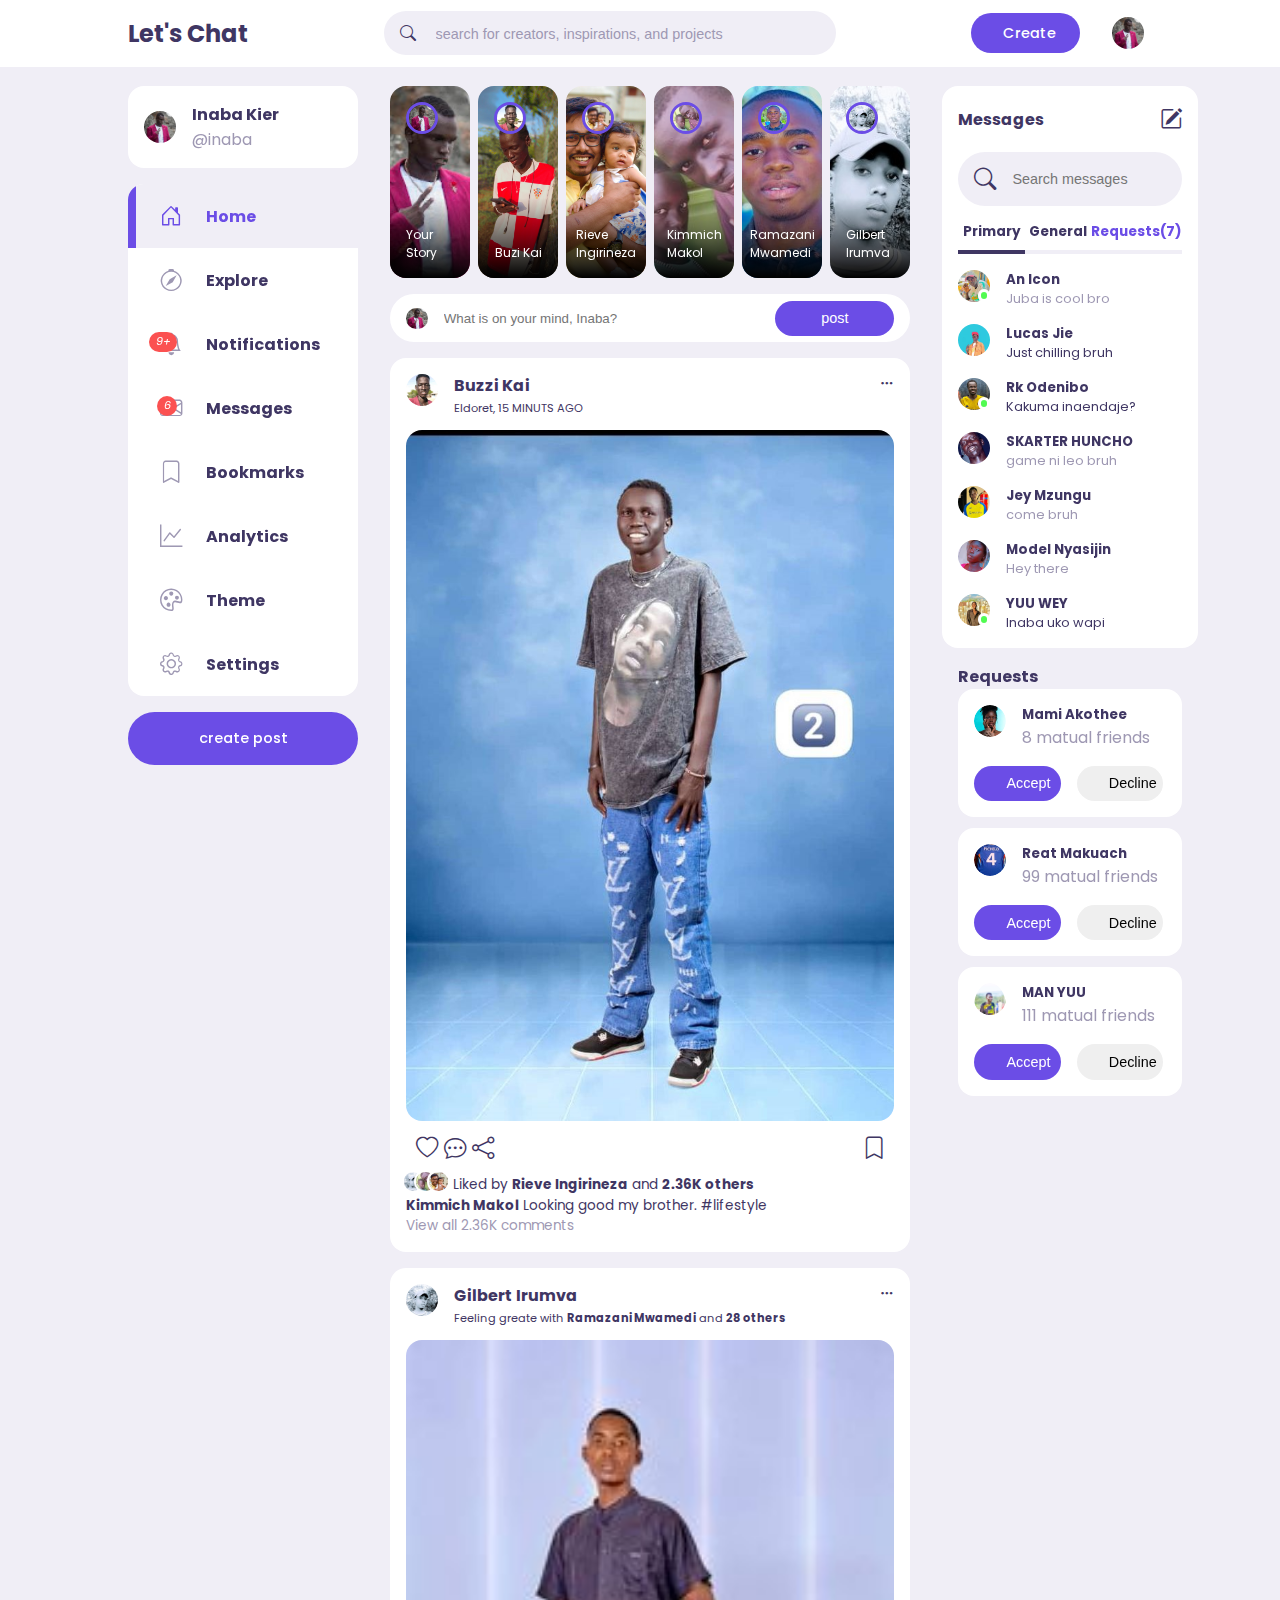
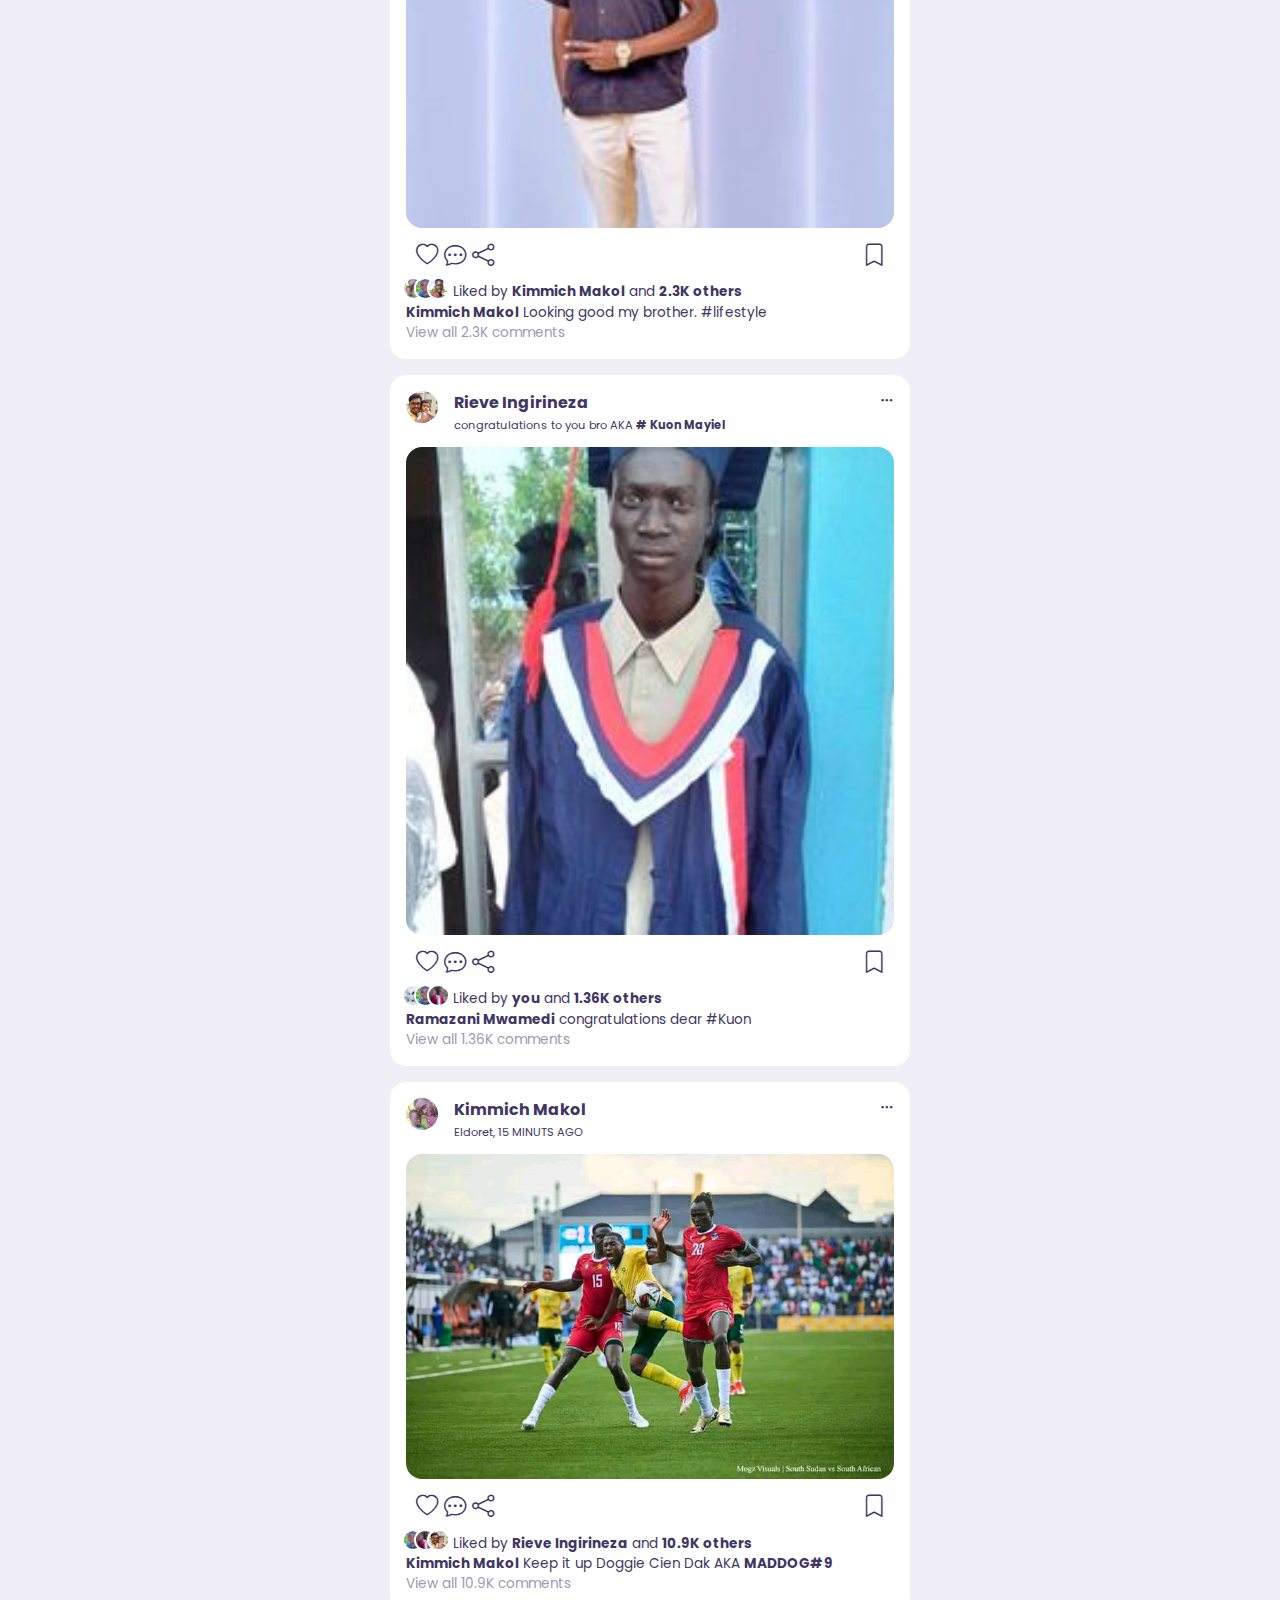
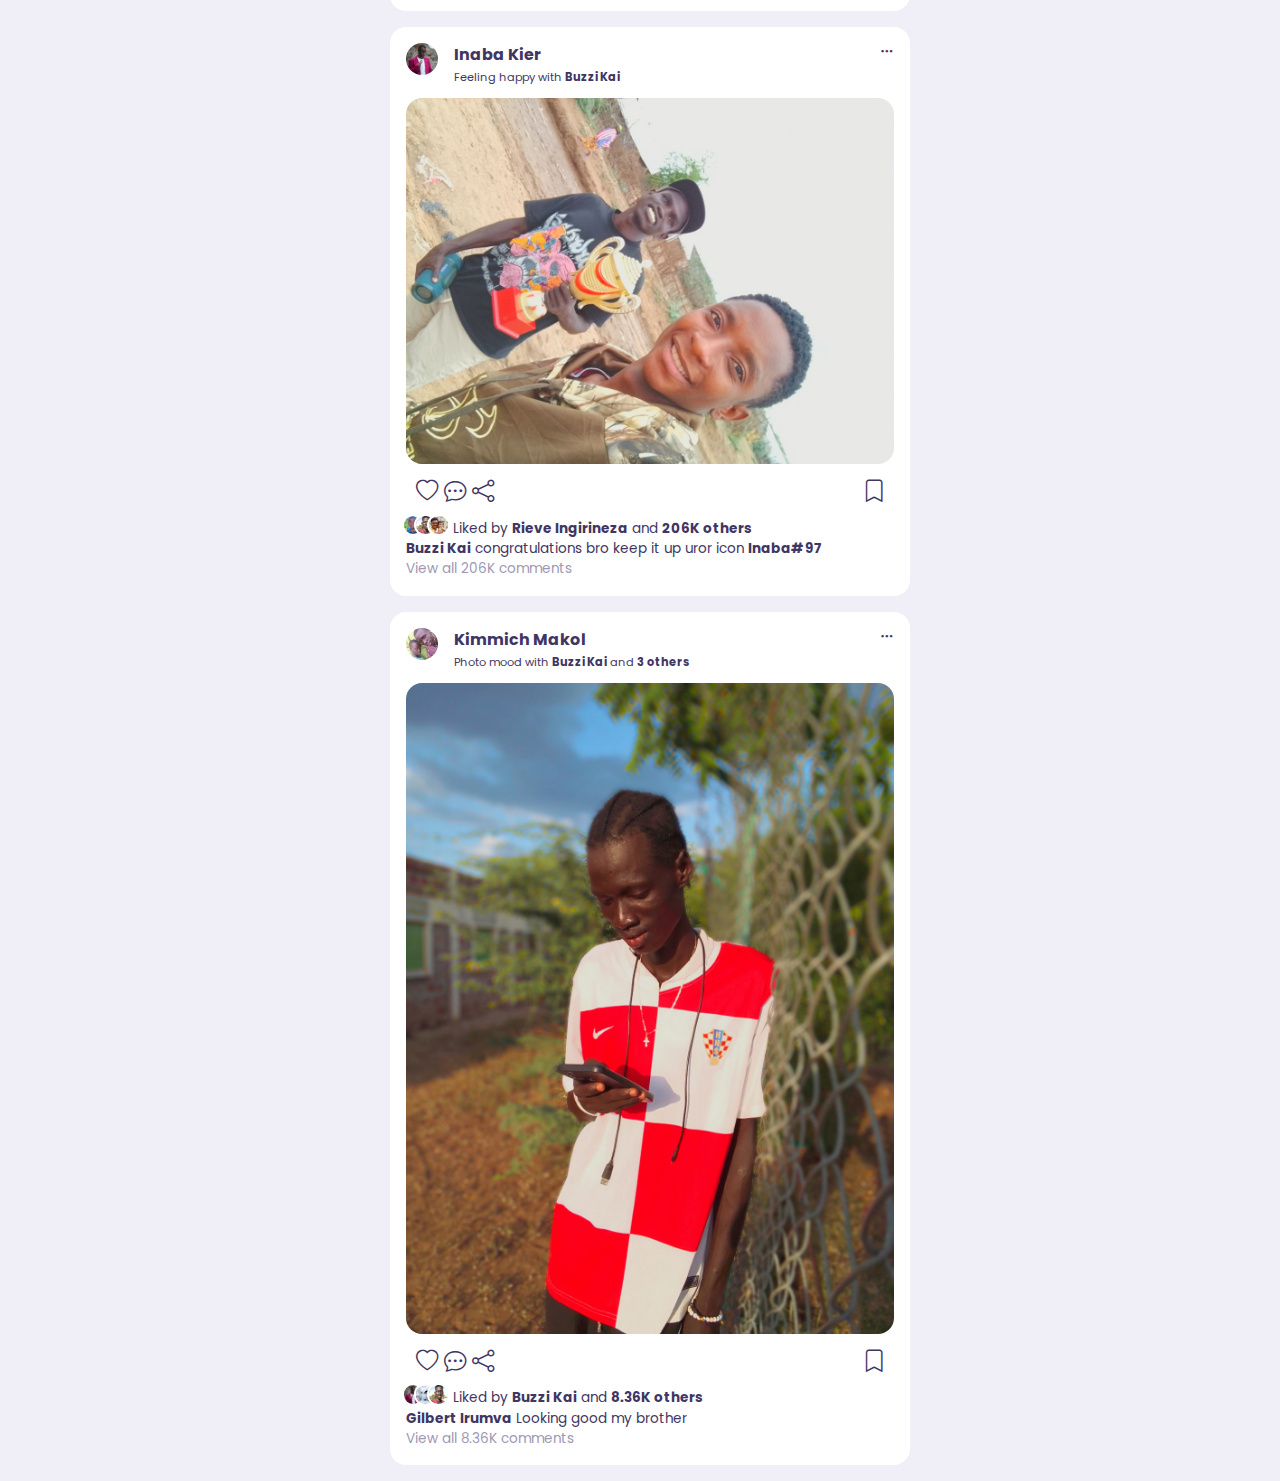
<file: index.html>
<!DOCTYPE html>
<html lang="en">
<head>
    <meta charset="UTF-8">
    <meta name="viewport" content="width=device-width, initial-scale=1.0">
    <link rel="stylesheet" href="https://cdn.jsdelivr.net/npm/bootstrap-icons@1.11.3/font/bootstrap-icons.min.css">
    <link rel="stylesheet" href="./style.css">
    <title>We Chat</title>
</head>
<body>
    
    <nav>
        <div class="container">
            <h2 class="log">
                Let's Chat
            </h2>
            <div class="search-bar">
                <i class="bi bi-search"></i>
                <input type="search" placeholder="search for creators, inspirations, and projects">
            </div>
            <div class="create">
                <label class="but btn-primary" for="create-post">Create</label>
                <div class="profile-photo">
                    <img src="profile.jpg.jpg">
                </div>
            </div>
        </div>
    </nav>

    <!---------------MANI---------------->
    <main>
        <div class="container">
            <!--=================== LEFT ====================-->
            <div class="left">
                <a class="profile">
                    <div class="profile-photo">
                        <img src="profile.jpg.jpg">
                    </div>
                    <div class="handle">
                        <h4>Inaba Kier</h4>
                        <p class="text-muted">
                            @inaba
                        </p>
                    </div>
                </a>
                <!------------------sidebar----------------->
                <div class="sidebar">
                    <a  class="menu-item active">
                         <span><i class="bi bi-house-door"></i></span><h3>Home</h3>
                    </a>
                    <a  class="menu-item">
                         <span><i class="bi bi-compass"></i></span><h3>Explore</h3>
                    </a>
                    <a  class="menu-item"  id="notifications">
                         <span><i class="bi bi-bell"><small class="notification-count">9+</small></i></span><h3>Notifications</h3>
                         <!-----------------NOTIFICATION POPUP---------------->
                         <div class="notifications-popup">
                            <div>
                                <div class="profile-photo">
                                    <img src="pexels-cinto.jpg.jpg">
                                </div>
                                <div class="notification-body">
                                    <b>Keke Benjamin</b> accepted your friend erquest
                                    <small class="text-muted">2 DAYS AGO</small>
                                </div>
                            </div>
                            <div>
                                <div class="profile-photo">
                                    <img src="pexels-mdadilah.jpg.jpg">
                                </div>
                                <div class="notification-body">
                                    <b>Mdadilah Ahmed</b> commented on your post
                                    <small class="text-muted">5 MINS AGO</small>
                                </div>
                            </div>
                            <div>
                                <div class="profile-photo">
                                    <img src="pexels-high.jpg.jpg">
                                </div>
                                <div class="notification-body">
                                    <b>Hamdi Ahmed</b> commented on a post you are tagged in
                                    <small class="text-muted">1 HOUR AGO</small>
                                </div>
                            </div>
                            <div>
                                <div class="profile-photo">
                                    <img src="pexels-ridvan.jpg.jpg">
                                </div>
                                <div class="notification-body">
                                    <b>Mdadilah Ahmed</b> commented on a post your are tagged in
                                    <small class="text-muted">2 DAYS AGO</small>
                                </div>
                            </div>
                            <div>
                                <div class="profile-photo">
                                    <img src="pexels-vbhvprksh.jpg.jpg">
                                </div>
                                <div class="notification-body">
                                    <b>Mdadilah Ahmed</b> commented on your post
                                    <small class="text-muted">2 DAY AGO</small>
                                </div>
                            </div>
                            <div>
                                <div class="profile-photo">
                                    <img src="pexels.jpg.jpg">
                                </div>
                                <div class="notification-body">
                                    <b>Mdadilah Ahmed</b> commented on  post you are tagged in 
                                    <small class="text-muted">4 DAYS AGO</small>
                                </div>
                            </div>
                         </div>
                         <!-------------------- END OF NOTIFICATION POPUP---------------------->
                    </a>
                    <a  class="menu-item" id="messages-notification">
                         <span><i class="bi bi-envelope"><small class="notification-count">6</small></i></span><h3>Messages</h3>
                    </a>
                    <a  class="menu-item">
                         <span><i class="bi bi-bookmark"></i></span><h3>Bookmarks</h3>
                    </a>
                    <a  class="menu-item">
                         <span><i class="bi bi-graph-up"></i></span><h3>Analytics</h3>
                    </a>
                    <a  class="menu-item" id="theme">
                         <span><i class="bi bi-palette"></i></span><h3>Theme</h3>
                    </a>
                    <a  class="menu-item">
                         <span><i class="bi bi-gear"></i></span><h3>Settings</h3>
                    </a>
                </div>
                <!-------------- END OF SIDEABR ---------------->
                <label for="create-post" class="btn btn-primary">create post</label>
            </div>
            <!------------------ END OF LEFT ------------------>


            
            <!--================== MIDDLE ====================-->
            <div class="middle">
                <!---------------- STORIES ----------------->
                <div class="stories">
                    <div class="story">
                        <div class="profile-photo">
                            <img src="profile.jpg.jpg">
                        </div>
                        <p class="name">Your Story</p>
                    </div>
                    <div class="story">
                        <div class="profile-photo">
                            <img src="kai.jpg">
                        </div>
                        <p class="name">Buzi Kai</p>
                    </div>
                    <div class="story">
                        <div class="profile-photo">
                            <img src="pexels-vbhvprksh.jpg.jpg">
                        </div>
                        <p class="name">Rieve Ingirineza</p>
                    </div>
                    <div class="story">
                        <div class="profile-photo">
                            <img src="makol.jpg">
                        </div>
                        <p class="name">Kimmich Makol</p>
                    </div>
                    <div class="story">
                        <div class="profile-photo">
                            <img src="ramazani.jpg">
                        </div>
                        <p class="name">Ramazani Mwamedi</p>
                    </div>
                    <div class="story">
                        <div class="profile-photo">
                            <img src="gilbert.jpg">
                        </div>
                        <p class="name">Gilbert Irumva</p>
                    </div>
                </div>
                <!--------------------- END OF STORIES ------------------->
                <form class="create-post">
                    <div class="profile-photo">
                        <img src="profile.jpg.jpg">
                    </div>
                    <input type="text" placeholder="What is on your mind, Inaba?" id="create-post">
                    <input type="submit" value="post" class="btn btn-primary">
                </form>
                <!-------------------- FEEDS ------------------>
                <div class="feeds">
                    <!---------------- FEED 1 --------------->
                    <div class="feed">
                        <div class="head">
                                <div class="user">
                                   <div class="create">
                                    <div class="profile-photo">
                                        <img src="kai.jpg">
                                    </div>
                                   </div>
                                    <div class="ingo">
                                        <h3>Buzzi Kai</h3>
                                        <small>Eldoret, 15 MINUTS AGO</small>
                                    </div>
                                </div>
                            <span class="edit">
                                <i class="bi bi-three-dots"></i>
                            </span>
                        </div>

                        <div class="photo">
                            <img src="manu.jpg">
                        </div>
                        <div class="action-buttons">
                            <div class="interaction-buttons">
                                <span><i class="bi bi-heart"></i></span>
                                <span><i class="bi bi-chat-dots"></i></span>
                                <span><i class="bi bi-share"></i></span>
                            </div>
                            <div class="bookmark">
                                <span><i class="bi bi-bookmark"></i></span>
                            </div>
                        </div>
                        <div class="liked-by">
                            <span><img src="gilbert.jpg"></span>
                            <span><img src="makol.jpg"></span>
                            <span><img src="pexels-vbhvprksh.jpg.jpg"></span>
                            <p>Liked by <b>Rieve Ingirineza</b> and <b>2.36K others</b></p>
                        </div>
                        <div class="caption">
                            <p><b>Kimmich Makol</b> Looking good my brother. 
                            <span class="harsh-tag">#lifestyle</span></p>
                        </div>
                        <div class="comments text-muted">View all 2.36K comments</div>
                    </div>
                    <!---------------- FEED 2 --------------->
                    <div class="feed">
                        <div class="head">
                                <div class="user">
                                   <div class="create">
                                    <div class="profile-photo">
                                        <img src="gilbert.jpg">
                                    </div>
                                   </div>
                                    <div class="ingo">
                                        <h3>Gilbert Irumva</h3>
                                        <small>Feeling greate with <b>Ramazani Mwamedi</b> and <b>28 others</b></small>
                                    </div>
                                </div>
                            <span class="edit">
                                <i class="bi bi-three-dots"></i>
                            </span>
                        </div>

                        <div class="photo">
                            <img src="irumva.jpg">
                        </div>
                        <div class="action-buttons">
                            <div class="interaction-buttons">
                                <span><i class="bi bi-heart"></i></span>
                                <span><i class="bi bi-chat-dots"></i></span>
                                <span><i class="bi bi-share"></i></span>
                            </div>
                            <div class="bookmark">
                                <span><i class="bi bi-bookmark"></i></span>
                            </div>
                        </div>
                        <div class="liked-by">
                            <span><img src="makol.jpg"></span>
                            <span><img src="ramazani.jpg"></span>
                            <span><img src="kai.jpg"></span>
                            <p>Liked by <b>Kimmich Makol</b> and <b>2.3K others</b></p>
                        </div>
                        <div class="caption">
                            <p><b>Kimmich Makol</b> Looking good my brother. 
                            <span class="harsh-tag">#lifestyle</span></p>
                        </div>
                        <div class="comments text-muted">View all 2.3K comments</div>
                    </div>
                    <!---------------- FEED 3 --------------->
                    <div class="feed">
                        <div class="head">
                                <div class="user">
                                   <div class="create">
                                    <div class="profile-photo">
                                        <img src="pexels-vbhvprksh.jpg.jpg">
                                    </div>
                                   </div>
                                    <div class="ingo">
                                        <h3>Rieve Ingirineza</h3>
                                        <small>congratulations to you bro AKA <b># Kuon Mayiel</b></small>
                                    </div>
                                </div>
                            <span class="edit">
                                <i class="bi bi-three-dots"></i>
                            </span>
                        </div>
                        <div class="photo">
                            <img src="Kuon.jpg">
                        </div>
                        <div class="action-buttons">
                            <div class="interaction-buttons">
                                <span><i class="bi bi-heart"></i></span>
                                <span><i class="bi bi-chat-dots"></i></span>
                                <span><i class="bi bi-share"></i></span>
                            </div>
                            <div class="bookmark">
                                <span><i class="bi bi-bookmark"></i></span>
                            </div>
                        </div>
                        <div class="liked-by">
                            <span><img src="gilbert.jpg"></span>
                            <span><img src="ramazani.jpg"></span>
                            <span><img src="profile.jpg.jpg"></span>
                            <p>Liked by <b>you</b> and <b>1.36K others</b></p>
                        </div>
                        <div class="caption">
                            <p><b>Ramazani Mwamedi</b> congratulations dear 
                            <span class="harsh-tag">#Kuon</span></p>
                        </div>
                        <div class="comments text-muted">View all 1.36K comments</div>
                    </div>
                      <!---------------- FEED 4 --------------->
                    <div class="feed">
                        <div class="head">
                                <div class="user">
                                   <div class="create">
                                    <div class="profile-photo">
                                        <img src="makol.jpg">
                                    </div>
                                   </div>
                                    <div class="ingo">
                                        <h3>Kimmich Makol</h3>
                                        <small>Eldoret, 15 MINUTS AGO</small>
                                    </div>
                                </div>
                            <span class="edit">
                                <i class="bi bi-three-dots"></i>
                            </span>
                        </div>

                        <div class="photo">
                            <img src="maddog.jpg">
                        </div>
                        <div class="action-buttons">
                            <div class="interaction-buttons">
                                <span><i class="bi bi-heart"></i></span>
                                <span><i class="bi bi-chat-dots"></i></span>
                                <span><i class="bi bi-share"></i></span>
                            </div>
                            <div class="bookmark">
                                <span><i class="bi bi-bookmark"></i></span>
                            </div>
                        </div>
                        <div class="liked-by">
                            <span><img src="ramazani.jpg"></span>
                            <span><img src="profile.jpg.jpg"></span>
                            <span><img src="pexels-vbhvprksh.jpg.jpg"></span>
                            <p>Liked by <b>Rieve Ingirineza</b> and <b>10.9K others</b></p>
                        </div>
                        <div class="caption">
                            <p><b>Kimmich Makol</b> Keep it up Doggie Cien Dak AKA <b>MADDOG#9</b></p>
                        </div>
                        <div class="comments text-muted">View all 10.9K comments</div>
                    </div>
                    <!---------------- FEED 5 --------------->
                    <div class="feed">
                        <div class="head">
                                <div class="user">
                                   <div class="create">
                                    <div class="profile-photo">
                                        <img src="profile.jpg.jpg">
                                    </div>
                                   </div>
                                    <div class="ingo">
                                        <h3>Inaba Kier</h3>
                                        <small>Feeling happy with <b>Buzzi Kai</b></small>
                                    </div>
                                </div>
                            <span class="edit">
                                <i class="bi bi-three-dots"></i>
                            </span>
                        </div>
                        <div class="photo">
                            <img src="chiee.jpg">
                        </div>
                        <div class="action-buttons">
                            <div class="interaction-buttons">
                                <span><i class="bi bi-heart"></i></span>
                                <span><i class="bi bi-chat-dots"></i></span>
                                <span><i class="bi bi-share"></i></span>
                            </div>
                            <div class="bookmark">
                                <span><i class="bi bi-bookmark"></i></span>
                            </div>
                        </div>
                        <div class="liked-by">
                            <span><img src="ramazani.jpg"></span>
                            <span><img src="kai.jpg"></span>
                            <span><img src="pexels-vbhvprksh.jpg.jpg"></span>
                            <p>Liked by <b>Rieve Ingirineza</b> and <b>206K others</b></p>
                        </div>
                        <div class="caption">
                            <p><b>Buzzi Kai</b> congratulations bro keep it up uror icon <b> Inaba#97</b> 
                            </p>
                        </div>
                        <div class="comments text-muted">View all 206K comments</div>
                    </div>
                    <!---------------- FEED 6 --------------->
                    <div class="feed">
                        <div class="head">
                                <div class="user">
                                   <div class="create">
                                    <div class="profile-photo">
                                        <img src="makol.jpg">
                                    </div>
                                   </div>
                                    <div class="ingo">
                                        <h3>Kimmich Makol</h3>
                                        <small>Photo mood with <b>Buzzi Kai</b> and <b>3 others</b> </small>
                                    </div>
                                </div>
                            <span class="edit">
                                <i class="bi bi-three-dots"></i>
                            </span>
                        </div>

                        <div class="photo">
                            <img src="kai_profile.jpg">
                        </div>
                        <div class="action-buttons">
                            <div class="interaction-buttons">
                                <span><i class="bi bi-heart"></i></span>
                                <span><i class="bi bi-chat-dots"></i></span>
                                <span><i class="bi bi-share"></i></span>
                            </div>
                            <div class="bookmark">
                                <span><i class="bi bi-bookmark"></i></span>
                            </div>
                        </div>
                        <div class="liked-by">
                            <span><img src="profile.jpg.jpg"></span>
                            <span><img src="gilbert.jpg"></span>
                            <span><img src="kai.jpg"></span>
                            <p>Liked by <b>Buzzi Kai</b> and <b>8.36K others</b></p>
                        </div>
                        <div class="caption">
                            <p><b>Gilbert Irumva</b> Looking good my brother </p>
                        </div>
                        <div class="comments text-muted">View all 8.36K comments</div>
                    </div>
                     <!-------------------- END OF FEED ------------------->
                </div>
                 <!------------------------ END OF FEEDS ------------------------>
            </div>
            <!--=============== END OF MIDDLE ================-->


            <!--================== RIGHT =====================-->
            <div class="right">
                <div class="messages">
                    <div class="heading">
                        <h4>Messages</h4><i class="bi bi-pencil-square"></i>
                    </div>
                    <!------------------- SEARCH BAR ----------------->
                    <div class="search-bar">
                        <i class="bi bi-search"></i>
                        <input type="search" placeholder="Search messages" id="message-search">
                    </div>
                    <!------------------- MESSAGES CATEGORY -------------------->
                    <div class="category">
                        <h6 class="active">Primary</h6>
                        <h6>General</h6>
                        <h6 class="message-requests">Requests(7)</h6>
                    </div>
                    <!------------------- MESSAGE ------------------->
                    <div class="message">
                        <div class="profile-photo">
                            <img src="doank.jpg">
                            <div class="active"></div>
                        </div>
                        <div class="message-body">
                            <h5>An Icon</h5>
                            <p class="text-muted">Juba is cool bro</p>
                        </div>
                    </div>
                    <div class="message">
                        <div class="profile-photo">
                            <img src="lucas.jpg">
                        </div>
                        <div class="message-body">
                            <h5>Lucas Jie</h5>
                            <p class="text-bold">Just chilling bruh</p>
                        </div>
                    </div>
                    <div class="message">
                        <div class="profile-photo">
                            <img src="odenibo.jpg">
                            <div class="active"></div>
                        </div>
                        <div class="message-body">
                            <h5>Rk Odenibo</h5>
                            <p class="text-bold">Kakuma inaendaje?</p>
                        </div>
                    </div>
                    <div class="message">
                        <div class="profile-photo">
                            <img src="chest.jpg">
                        </div>
                        <div class="message-body">
                            <h5>SKARTER HUNCHO</h5>
                            <p class="text-muted">game ni leo bruh</p>
                        </div>
                    </div>
                    <div class="message">
                        <div class="profile-photo">
                            <img src="mzungu.jpg">
                        </div>
                        <div class="message-body">
                            <h5>Jey Mzungu</h5>
                            <p class="text-muted">come bruh</p>
                        </div>
                    </div>
                    <div class="message">
                        <div class="profile-photo">
                            <img src="model.jpg">
                        </div> 
                        <div class="message-body">
                            <h5>Model Nyasijin</h5>
                            <p class="text-muted">Hey there</p>
                        </div>
                    </div>
                    <div class="message">
                        <div class="profile-photo">
                            <img src="yuu.jpg">
                            <div class="active"></div>
                        </div>
                        <div class="message-body">
                            <h5>YUU WEY</h5>
                            <p class="text-bold">Inaba uko wapi</p>
                        </div>
                    </div>
                </div>
                    <!------------------ END OF MESSAGES ---------------->



                    <!------------------ FRIEND REQUESTS ------------------->
                <div class="friend-reqests">
                    <h4>Requests</h4>
                    <div class="request">
                        <div class="info">
                            <div class="profile-photo">
                                <img src="akothee.jpg">
                            </div>
                            <div>
                                <h5>Mami Akothee</h5>
                                <p class="text-muted">
                                    8 matual friends
                                </p>
                            </div>
                        </div>
                        <div class="action">
                            <button class="add btn-primary">
                                Accept
                            </button>
                            <button class="add">
                                Decline
                            </button>
                        </div>
                    </div>   
                    <div class="request">
                        <div class="info">
                            <div class="profile-photo">
                                <img src="pichelo.jpg">
                            </div>
                            <div>
                                <h5>Reat Makuach</h5>
                                <p class="text-muted">
                                    99 matual friends
                                </p>
                            </div>
                        </div>
                        <div class="action">
                            <button class="add btn-primary">
                                Accept
                            </button>
                            <button class="add">
                                Decline
                            </button>
                        </div>
                    </div>   
                    <div class="request">
                        <div class="info">
                            <div class="profile-photo">
                                <img src="yien.jpg">
                            </div>
                            <div>
                                <h5>MAN YUU</h5>
                                <p class="text-muted">
                                    111 matual friends
                                </p>
                            </div>
                        </div>
                        <div class="action">
                            <button class="add btn-primary">
                                Accept
                            </button>
                            <button class="add">
                                Decline
                            </button>
                        </div>
                    </div>   
                </div>
            </div>
            <!--======================== END OF RIGHT ========================-->
        </div>
    </main>
     
    <!--============================ THEME CUSTOMIZATION ==============================-->
    <div id="customize-theme">
        <div class="card">
            <h2>customize your view</h2>
            <p class="text-muted">Manage your font size, color, and backgroud.</p>

            <!----------------- FONT SIZES ------------------->
            <div class="font-size">
                <h4>Font Size</h4>
                <div>
                    <h6>Aa</h6>
                <div class="choose-size">
                        <span class="font-size-1"></span>
                        <span class="font-size-2 active"></span>
                        <span class="font-size-3"></span>
                        <span class="font-size-4"></span>
                        <span class="font-size-5"></span>
                </div>
                <h3>Aa</h3>
                </div>
            </div>

            <!----------------- PRIMARY COLORS ---------------->
            <div class="color">
                <h4>color</h4>
                <div class="choose-color">
                    <span class="color-1 active"></span>
                    <span class="color-2"></span>
                    <span class="color-3"></span>
                    <span class="color-4"></span>
                    <span class="color-5"></span>
                </div>
            </div>

            <!----------------- BACKGROUND COLORS ----------------->
            <div class="background">
                <h4>Background</h4>
                <div class="choose-bg">
                    <div class="bg-1 active">
                        <span></span>
                        <h5 for="bg-1">Light</h5>
                    </div>
                    <div class="bg-2">
                        <span></span>
                        <h5>Dim</h5>
                    </div>
                    <div class="bg-3">
                        <span></span>
                        <h5 for="bg-3">Light Out</h5>
                    </div>
                </div>
            </div>
        </div>
    </div>

    <script src="./index.js"></script>
</body>
</html>
</file>
<file: style.css>
@import url('https://fonts.googleapis.com/css2?family=Poppins:ital,wght@0,100;0,200;0,300;0,400;0,500;0,600;0,700;0,800;0,900;1,100;1,200;1,300;1,400;1,500;1,600;1,700;1,800;1,900&display=swap');

:root{
    --color-white: hsl(252, 30%, 100%);
    --color-light: hsl(252, 30%, 95%);
    --color-gray: hsl(252, 15%, 65%);
    --color-primary: hsl(252, 75%, 60%);
    --color-secondary: hsl(252, 89%, 75%);
    --color-success: hsl(120, 95%, 65%);
    --color-danger: hsl(0, 95%, 65%);
    --color-dark:  hsl(252, 30%, 30%);
    --color-black: hsl(252, 30%, 10%);
    --color-purple: hsl(252, 65%, 40%);


    --border-radius: 2rem;
    --card-border-radius: 1rem;
    --btn-padding: 0.6rem 2rem;
    --search-padding: 0.6rem 1rem;
    --card-padding: 1rem;

    --sticky-top-left: 5.4rem;
    --sticky-top-right: -18rem;
}
*, *::before, *::after{
    margin: 0;
    padding: 0;
    outline: 0;
    box-sizing: border-box;
    text-decoration: none;
    list-style: none;
    border: none;
}
body{
    font-family: "poppins", sans-serif;
    color: var(--color-dark);
    background: var(--color-light);
    overflow-x: hidden;
}
/*  GENERAL STYLE  */
.container{
    width:  80%;
    margin: auto;
}
.profile-photo{
    width: 2.0rem;
    aspect-ratio: 1/1;
    border-radius: 50%;
    overflow: hidden;
}

img{
    display: block;
    width: 100%;
   
}

.btn {
    display: inline-block;
    padding: var(--btn-padding);
    font-weight: 500;
    border-radius: var(--border-radius);
    cursor: pointer;
    transition: all 300ms ease;
    width: 30%; 
    font-size: 0.9rem;
}
.but{
    display: inline-block;
    padding: var(--btn-padding);
    font-weight: 500;
    border-radius: var(--border-radius);
    cursor: pointer;
    transition: all 300ms ease;
    width: 60%; 
    font-size: 0.9rem;
}
.btn:hover{
    opacity: 0.8;
}

.btn-primary{
    background: var(--color-primary);
    color: white;
}
.tex-bold{
    font-weight: 500;
}
.text-muted{
    color: var(--color-gray);
}


/*===================NAVBAR====================*/
nav{
    width: 100%;
    background: var(--color-white);
    padding: 0.7rem 0;
    position: fixed;
    top: 0;
    z-index: 10;
}

nav .container{
    display: flex;
    align-items: center;
    justify-content: space-between;
}


.search-bar{
    background: var(--color-light);
    border-radius: var(--border-radius);
    padding: var(--search-padding);
}


.search-bar input[type="search"]{
    background: transparent;
    width: 30vw;
    margin-left: 1rem;
    font-size: 0.9rem;
    color: var(--color-dark);
}
nav .search-bar input[type="search"]::placeholder{
    color: var(--color-gray);
}
nav .create{
    display: flex;
    align-items: center;
    gap: 2rem;
}



/*======================== MAIN =======================*/

main{
    position: relative;
    top: 5.4rem;
}

main .container{
    display: grid;
    grid-template-columns: 18vw auto 20vw;
    column-gap: 2rem;
    position:  relative;
}

/*====================== LEFT =======================*/
main .container .left{
    height: max-content;
    position: sticky;
    top: var(--sticky-top-left);
}
main .container .left .profile{
    padding: var(--card-padding);
    background: var(--color-white);
    border-radius: var(--card-border-radius);
    display: flex;
    align-items: center;
    column-gap: 1rem;
    width: 100%;
}



/*------------------- SIDEBAR----------------------*/
.left .sidebar{
    margin-top: 1rem;
    background: var(--color-white);
    border-radius: var(--card-border-radius);
}

.left .sidebar .menu-item{
    display: flex;
    align-items: center;
    height: 4rem;
    cursor: pointer;
    translate: all 300ms ease;
    position: relative;
}

.left .sidebar .menu-item:hover{
    background: var(--color-light);
}

.left .sidebar i{
    font-size: 1.4rem;
    color: var(--color-gray);
    margin-left: 2rem;
    position: relative;
}

.left .sidebar i .notification-count{
    background: var(--color-danger);
    color: white;
    font-size: 0.7rem;
    width: fit-content;
    border-radius: 0.8rem;
    padding: 0.1rem 0.4rem;
    position: absolute;
    top: 0.2rem;
    right: 0.3rem;
}

.left .sidebar h3{
    margin-left: 1.5rem;
    font-size: 1rem;
}
 
.left .sidebar .active{
    background: var(--color-light);
}
.left .sidebar .active i, .left .sidebar .active h3{
    color: var(--color-primary);
}
.left .sidebar .active::before{
    content: "";
    display: block;
    width: 0.5rem;
    height: 100%;
    position: absolute;
    background: var(--color-primary);
}
.left .sidebar .menu-item:first-child.active{
    border-top-left-radius: var(--card-border-radius);
    overflow: hidden;
}
.left .sidebar .menu-item:last-child.active{
    border-bottom-left-radius: var(--card-border-radius);
    overflow: hidden;
}
.left .btn{
    margin-top: 1rem;
    width: 100%;
    text-align: center;
    padding: 1rem 0;
}


/*------------------------- NOTIFICATION POPUP-------------------------*/
.left .notifications-popup{
    position: absolute;
    top: 0;
    left: 110%;
    width: 30rem;
    background: var(--color-white);
    border-radius: var(--card-border-radius);
    padding: var(--card-padding);
    box-shadow: 0 0 2rem hsl(var(--color-primary), 75%, 60% 25%);
    z-index: 8;
    display: none;
    box-shadow: 0 0 1rem var(--color-primary);
}


.left .notifications-popup::before{
    content: "";
    width: 1.2rem;
    height: 1.2rem;
    display: block;
    background: var(--color-white);
    position: absolute;
    left: -0.6rem;
    transform: rotate(45deg);
}

.left .notifications-popup > div{
    display: flex;
    align-items: start;
    gap: 1rem;
    margin-bottom: 1rem;
}

.left .notifications-popup small{
    display: block;
}


/*===================== MIDDLE ====================*/
.middle .stories{
    display: flex;
    justify-content: space-between;
    height: 12rem;
    gap: 0.5rem;
}

.middle .stories .story{
    padding: var(--card-padding);
    border-radius: var(--card-border-radius);
    display: flex;
    flex-direction: column;
    justify-content: space-between;
    align-items: center;
    color: white;
    font-size: 0.75rem;
    width: 100%;
    position: relative;
    overflow: hidden;
}


.middle .stories .story::before{
    content: "";
    display: block;
    width: 100%;
    height: 5rem;
    background: linear-gradient(transparent, rgba(0, 0, 0, 75));
    position: absolute;
    bottom: 0;
}

.middle .stories .story .name{
    z-index: 2;
}

.middle .stories .story:nth-child(1){
    background: url(profile.jpg.jpg) 
    no-repeat center center/cover;
}


.middle .stories .story:nth-child(2){
    background: url(kai_profile.jpg) 
    no-repeat center center/cover;
}


.middle .stories .story:nth-child(3){
    background: url(pexels-vbhvprksh.jpg.jpg)
    no-repeat center center/cover;
}


.middle .stories .story:nth-child(4){
    background: url(makol.jpg)
    no-repeat center center/cover;
}


.middle .stories .story:nth-child(5){
    background: url(ramazani.jpg)
    no-repeat center center/cover;
}


.middle .stories .story:nth-child(6){
    background: url(gilbert.jpg) 
    no-repeat center center/cover;
}

.middle .story .profile-photo{
    width: 2rem;
    height: 2rem;
    align-self: start;
    border: 3px solid var(--color-primary);
}


/*------------------- CRAETE POST ---------------------*/
.middle .create-post{
    width: 100%;
    display: flex;
    align-items: center;
    justify-content: space-between;
    margin-top: 1rem;
    background: var(--color-white);
    padding: 0.4rem var(--card-padding);
    border-radius: var(--border-radius);
}

.middle .create-post input[type="text"]{
    justify-self: start;
    width: 100%;
    padding-left: 1rem;
    background: transparent;
    color: var(--color-dark);
    margin-right: 1rem;
}

/*--------------------- FEEDS --------------------*/
.middle .feeds .feed{
    background: var(--color-white);
    border-radius: var(--card-border-radius);
    padding: var(--card-padding);
    margin: 1rem 0;
    font-size: 0.85rem;
    line-height: 1.5;
}

.middle .feed .head{
    display: flex;
    justify-content: space-between;
}

.middle .feed .user{
    display: flex;
    gap: 1rem;
}

.middle .feed .photo{
    border-radius: var(--card-border-radius);
    overflow: hidden;
    margin: 0.7rem 0;
}

.middle .feed .action-buttons{
    display: flex;
    justify-content: space-between;
    align-items: center;
    font-size: 1.4rem;
    margin: 0.6rem;
}

.middle .liked-by{
    display: flex;
}

.middle .liked-by span{
    width: 1.4rem;
    height: 1.4rem;
    display: block;
    border-radius: 50%;
    overflow: hidden;
    border: 2px solid var(--color-white);
    margin: -0.3rem;
}

.middle .liked-by p{
    margin-left: 0.5rem;
}



/*===================== RIGHT =====================*/
main .container .right{
    height: max-content;
    position: sticky;
    top: var(--sticky-top-right);
    bottom: 0;
}


.right .messages{
    background: var(--color-white);
    border-radius: var(--card-border-radius);
    padding: var(--card-padding);
}


.right .messages .heading{
    display: flex;
    align-items: center;
    justify-content: space-between;
    margin-bottom: 1rem;
}


.right .messages i{
    font-size: 1.4rem;
}

.right .messages .search-bar{
    display: flex;
    margin-bottom: 1rem;
}

.right .messages .category{
    display: flex;
    justify-content: space-between;
    margin-bottom: 1rem;
}


.right .messages .category h6{
    width: 100%;
    text-align: center;
    border-bottom: 4px solid var(--color-light);
    padding-bottom: 0.5rem;
    font-size: 0.85rem;
}

.right .messages .category .active{
    border-color: var(--color-dark);
}

.right .messages .message-requests{
    color: var(--color-primary);
}

.right .message .profile-photo{
    position: relative;
    overflow: visible;
}

.right .profile-photo img{
    border-radius: 50%;
}

.right .messages .message{
    display: flex;
    gap: 1rem;
    margin-bottom: 1rem;
    align-items: start;
}

.right .messages .message:last-child{
    margin: 0;
}

.right .messages .message p{
    font-size: 0.8rem;
}

.right .messages .message .profile-photo .active{
    width: 0.8rem;
    height: 0.8rem;
    border-radius: 50%;
    border: 3px solid var(--color-white);
    background: var(--color-success);
    position: absolute;
    bottom: 0;
    right: 0;
}

/*================ FRIEND REQUESTS ===================*/
.add{
    display: inline-block;
    padding: var(--btn-padding);
    font-weight: 500;
    border-radius: var(--border-radius);
    cursor: pointer;
    transition: all 300ms ease;
    width: 45%; 
    font-size: 0.9rem;
}

.right .friend-reqests{
    margin: 1rem;
}

.right .friend-requests h4{
    color: var(--color-gray);
    margin: 1rem 0;
}

.right .request{
    background: var(--color-white);
    padding: var(--card-padding);
    border-radius: var(--card-border-radius);
    margin-bottom: 0.7rem;
}

.right .request .info{
    display: flex;
    gap: 1rem;
    margin-bottom: 1rem;
    align-items: start;
}

.right .request .action{
    display: flex;
    gap: 1rem;
}


/*===================== THEME CUSTOMIZATION =========================*/
#customize-theme{
    background: rgba(255, 255 ,255, 0.5);
    width: 100VW;
    height: 100vh;
    position: fixed;
    top: 0;
    left: 0;
    z-index: 100;
    text-align: center;
    place-items: center;
    font-size: 0.9rem;
    display: none;
    box-shadow: 0 0 10px 5px rgba(0,0,0,0.3);
}

#customize-theme .card{
    background: var(--color-white);
    padding: 3rem;
    border-radius: var(--card-border-radius);
    width: 50%;
    box-shadow: 0 0 1rem var(--color-primary);
}

/*--------------- FONT SIZE -----------------*/
#customize-theme .font-size{
    margin-top: 5rem;
}

#customize-theme .font-size > div{
    display: flex;
    justify-content: space-between;
    align-items: center;
    background: var(--color-light);
    padding: var(--search-padding);
    border-radius: var(--card-border-radius);
}

#customize-theme .choose-size{
    background: var(--color-secondary);
    height: 0.3rem;
    width: 100%;
    margin: 0 1rem;
    display: flex;
    justify-content: space-between;
    align-items: center;
}

#customize-theme .choose-size span{
    width: 1rem;
    height: 1rem;
    background: var(--color-secondary);
    border-radius: 50%;
    cursor: pointer;
}

#customize-theme .choose-size span.active{
    background: var(--color-primary);
}

/*------------------ FONT SIZE ------------------*/
#customize-theme .color{
    margin-top: 2rem;
}

#customize-theme .choose-color{
    background: var(--color-light);
    padding: var(--search-padding);
    border-radius: var(--card-border-radius);
    display: flex;
    align-items: center;
    justify-content: space-between;
}

#customize-theme .choose-color span{
    width: 2.2rem;
    height: 2.2rem;
    border-radius: 50%;
}

#customize-theme .choose-color span:nth-child(1){
    background: hsl(252, 75%, 60%);
}

#customize-theme .choose-color span:nth-child(2){
    background: hsl(52, 75%, 60%);
}

#customize-theme .choose-color span:nth-child(3){
    background: hsl(352, 75%, 60%);
}

#customize-theme .choose-color span:nth-child(4){
    background: hsl(152, 75%, 60%);
}

#customize-theme .choose-color span:nth-child(5){
    background: hsl(202, 75%, 60%);
}

#customize-theme .choose-color span.active{
    border: 5px solid white;
}

/*------------------ BACKGROUND ---------------------*/
#customize-theme .background{
    margin-top: 2rem;
}

#customize-theme .choose-bg{
    display: flex;
    align-items: center;
    justify-content: space-between;
    gap: 1.5rem;
}

#customize-theme .choose-bg > div{
    padding: var(--card-padding);
    width: 100%;
    display: flex;
    align-items: center;
    font-size: 1rem;
    font-weight: bold;
    border-radius: 0.4rem;
    cursor: pointer;
}

#customize-theme .choose-bg > div.active {
    border: 2px solid var(--color-primary);
}

#customize-theme .choose-bg .bg-1 {
    background: white;
    color: black;
}

#customize-theme .choose-bg .bg-2 {
    background: hsl(252, 30%, 17%);
    color: white;
}

#customize-theme .choose-bg .bg-3 {
    background: hsl(252, 30%, 10%);
    color: white;
}

#customize-theme .choose-bg > div span{
    width: 2rem;
    height: 2rem;
    border: 2px solid var(--color-gray);
    border-radius: 50%;
    margin-right: 1rem;
}

/*========= MEDIA REQUESTS FOR SMALL LAPTOPS AND BIG TABLETS ==============*/
@media screen and (max-width: 1200px) {
    .container{
        width: 96%;
    }

    .main .container{
        grid-template-columns: 5rem auto 30vw;
        gap: 1rem;
    }

    .left{
        width: 5rem;
        z-index: 5;
    }

    main .container .left .profile {
        display: none;
    }

   .sidebar h3{
    display: none;
   }

   .left .btn {
    display: none;
   }
   .customize-theme .card{
    width: 92vw;
   }
}

/*======= MEDIA REQUESTS FOR SMALL TABLETS AND MOBLE PHONES ======*/
@media screen and (max-width: 992px) {
    nav .search-bar{
        display: none;
    }

    main .container{
        grid-template-columns: 0 auto 5rem;
        gap: 0;
    }

    main .container .left{
        grid-column: 3/4;
        position: fixed;
        bottom: 0;
        right: 0;
    }

    /*---------------- NOTIFICATION POPUP ----------------*/
    .left .notifications-popup{
        position: absolute;
        left: -20rem;
        width: 20rem;
    }

    .left .notifications-popup::before{
        display: absolute;
        top: 1.3rem;
        left: calc(20rem -0.6rem);
        display: block;
    }

    main .container .middle{
        grid-column: 1/3;
    }

    main .container .right{
        display: none;
    }
    .customize-theme .card{
        width: 92vw;
    }
}
</file>
